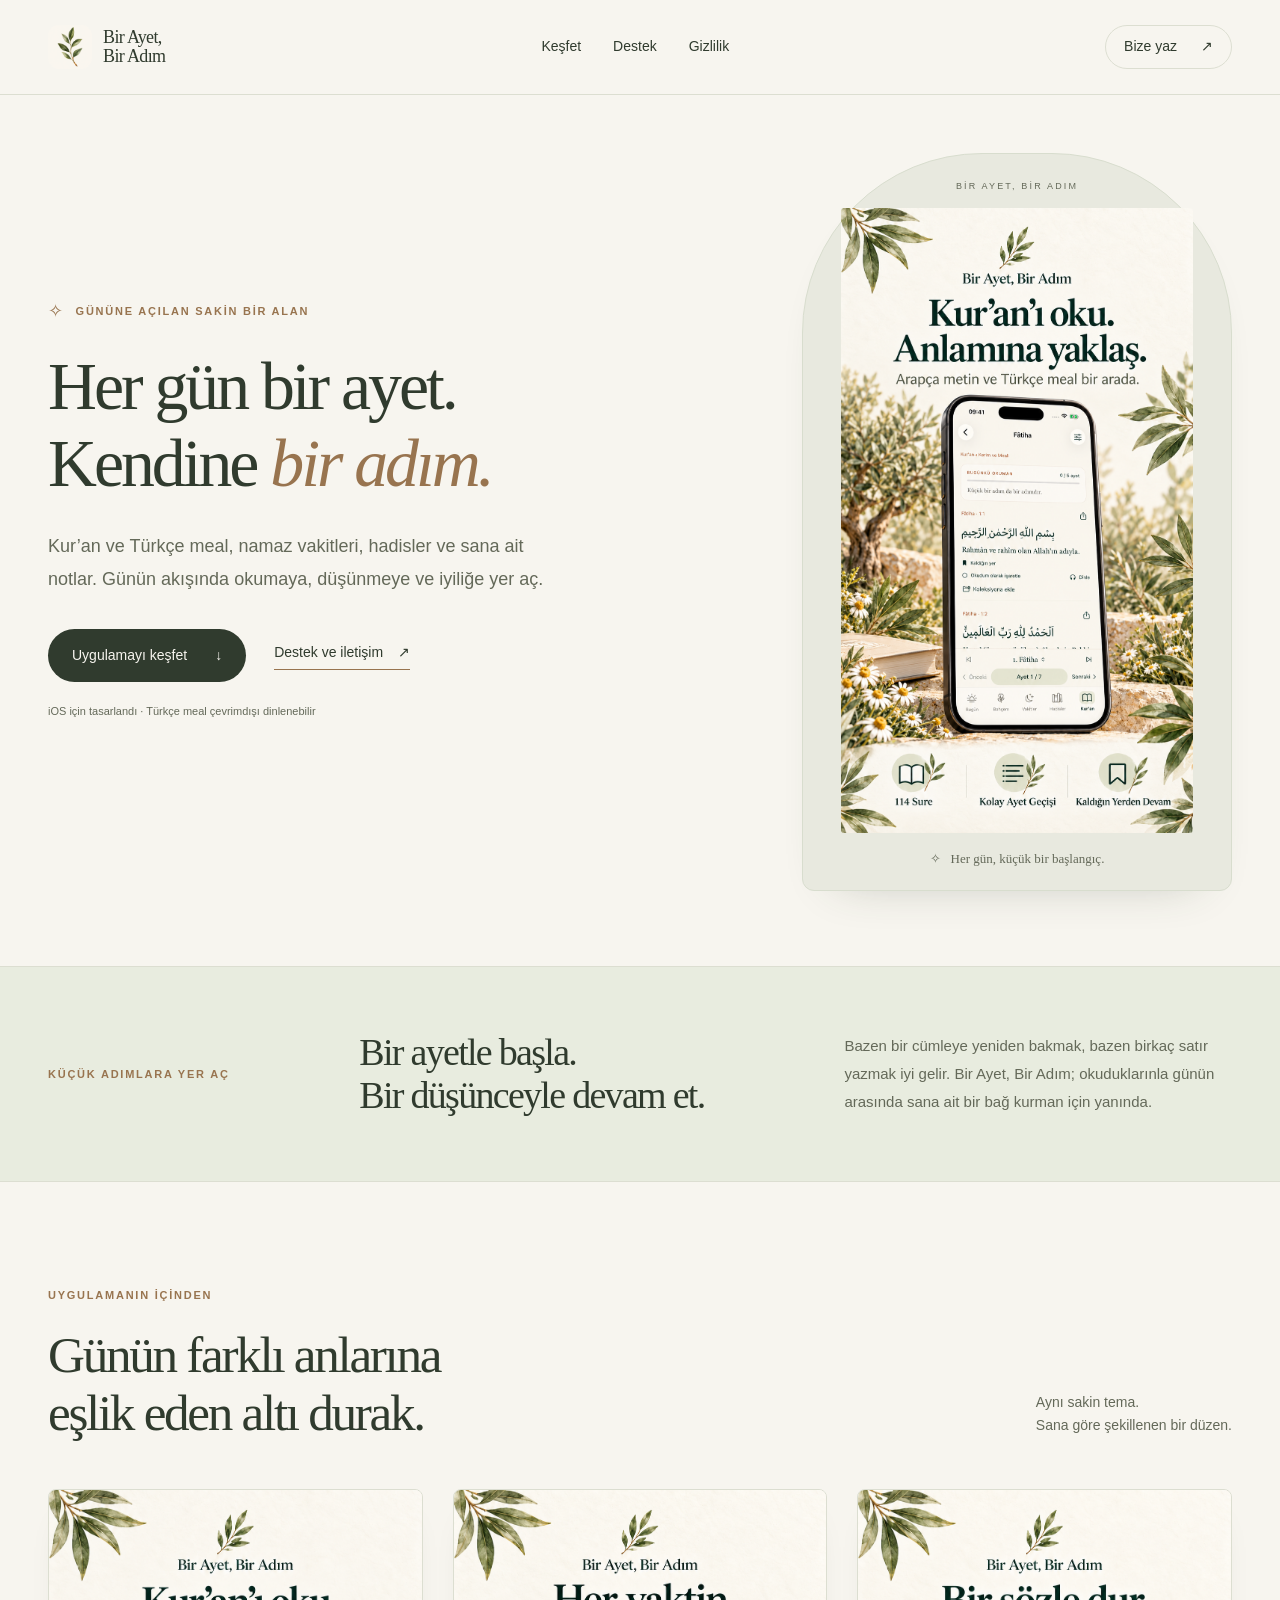
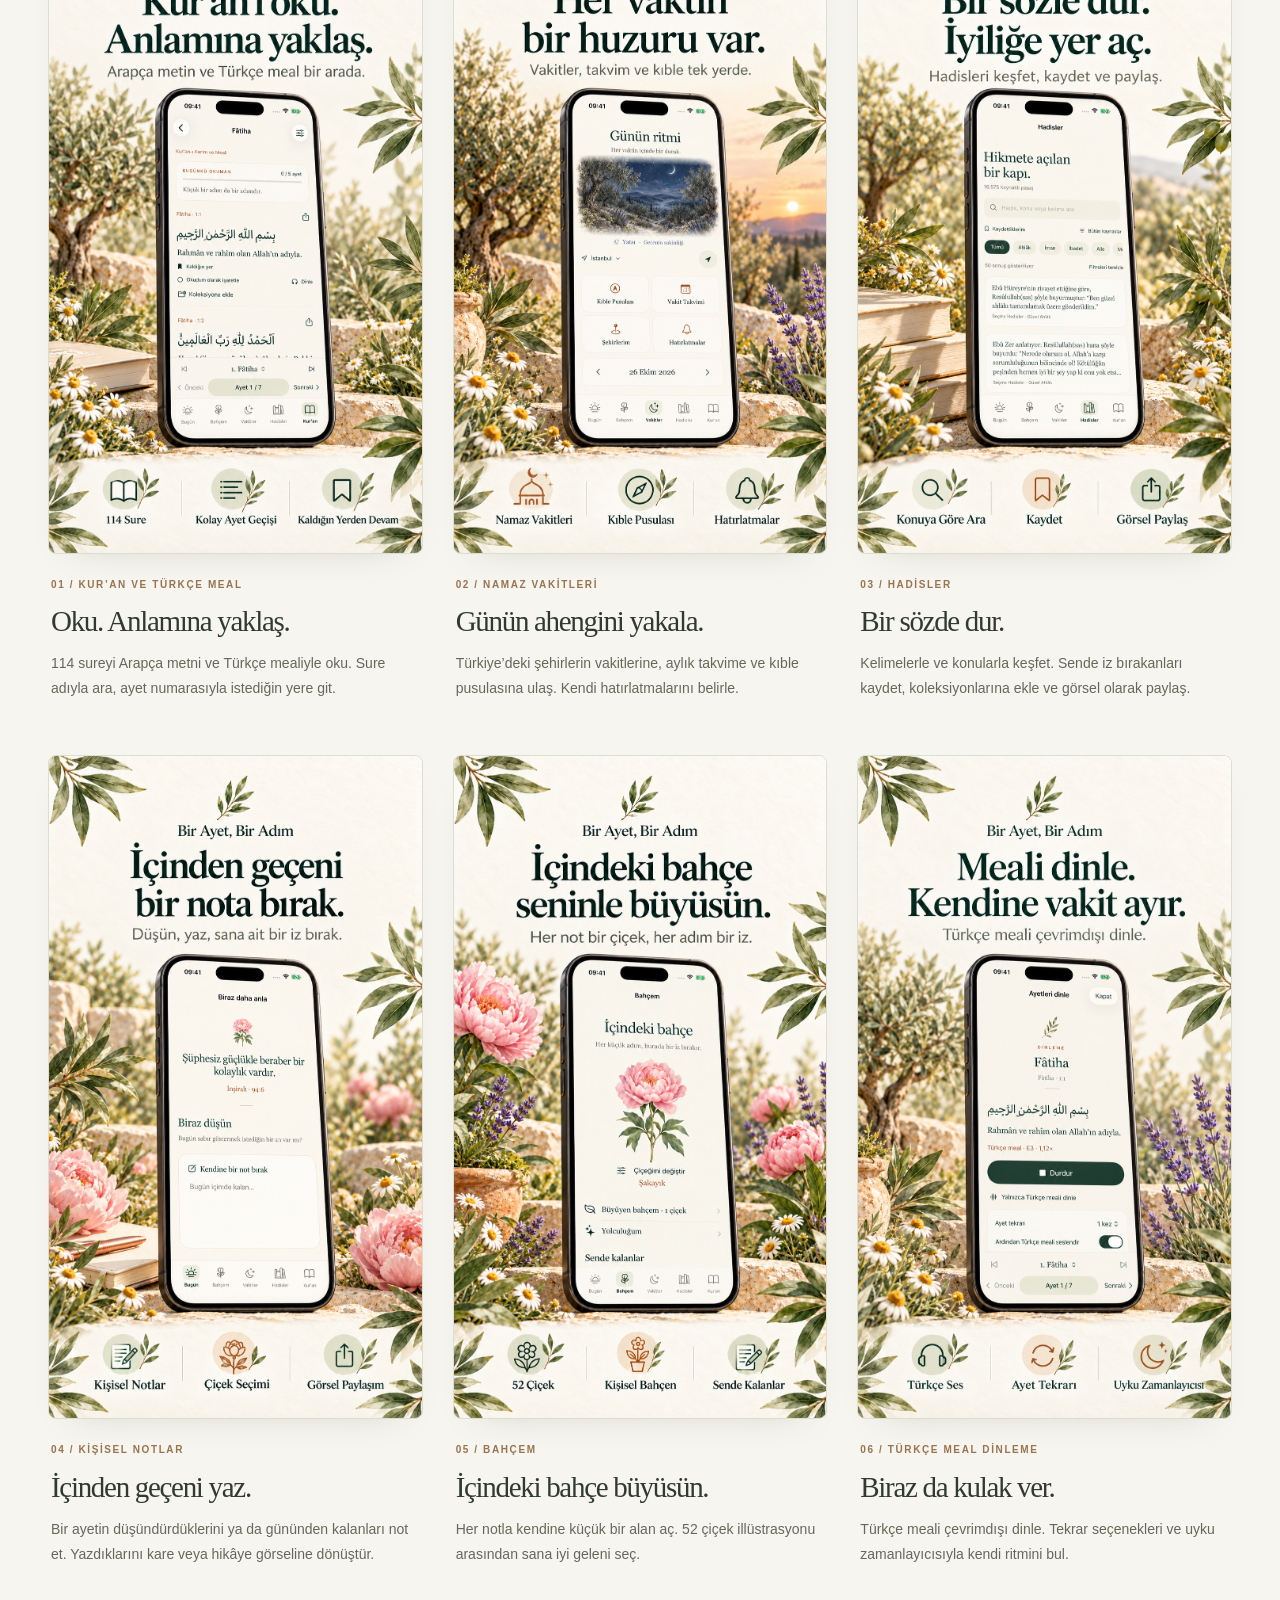
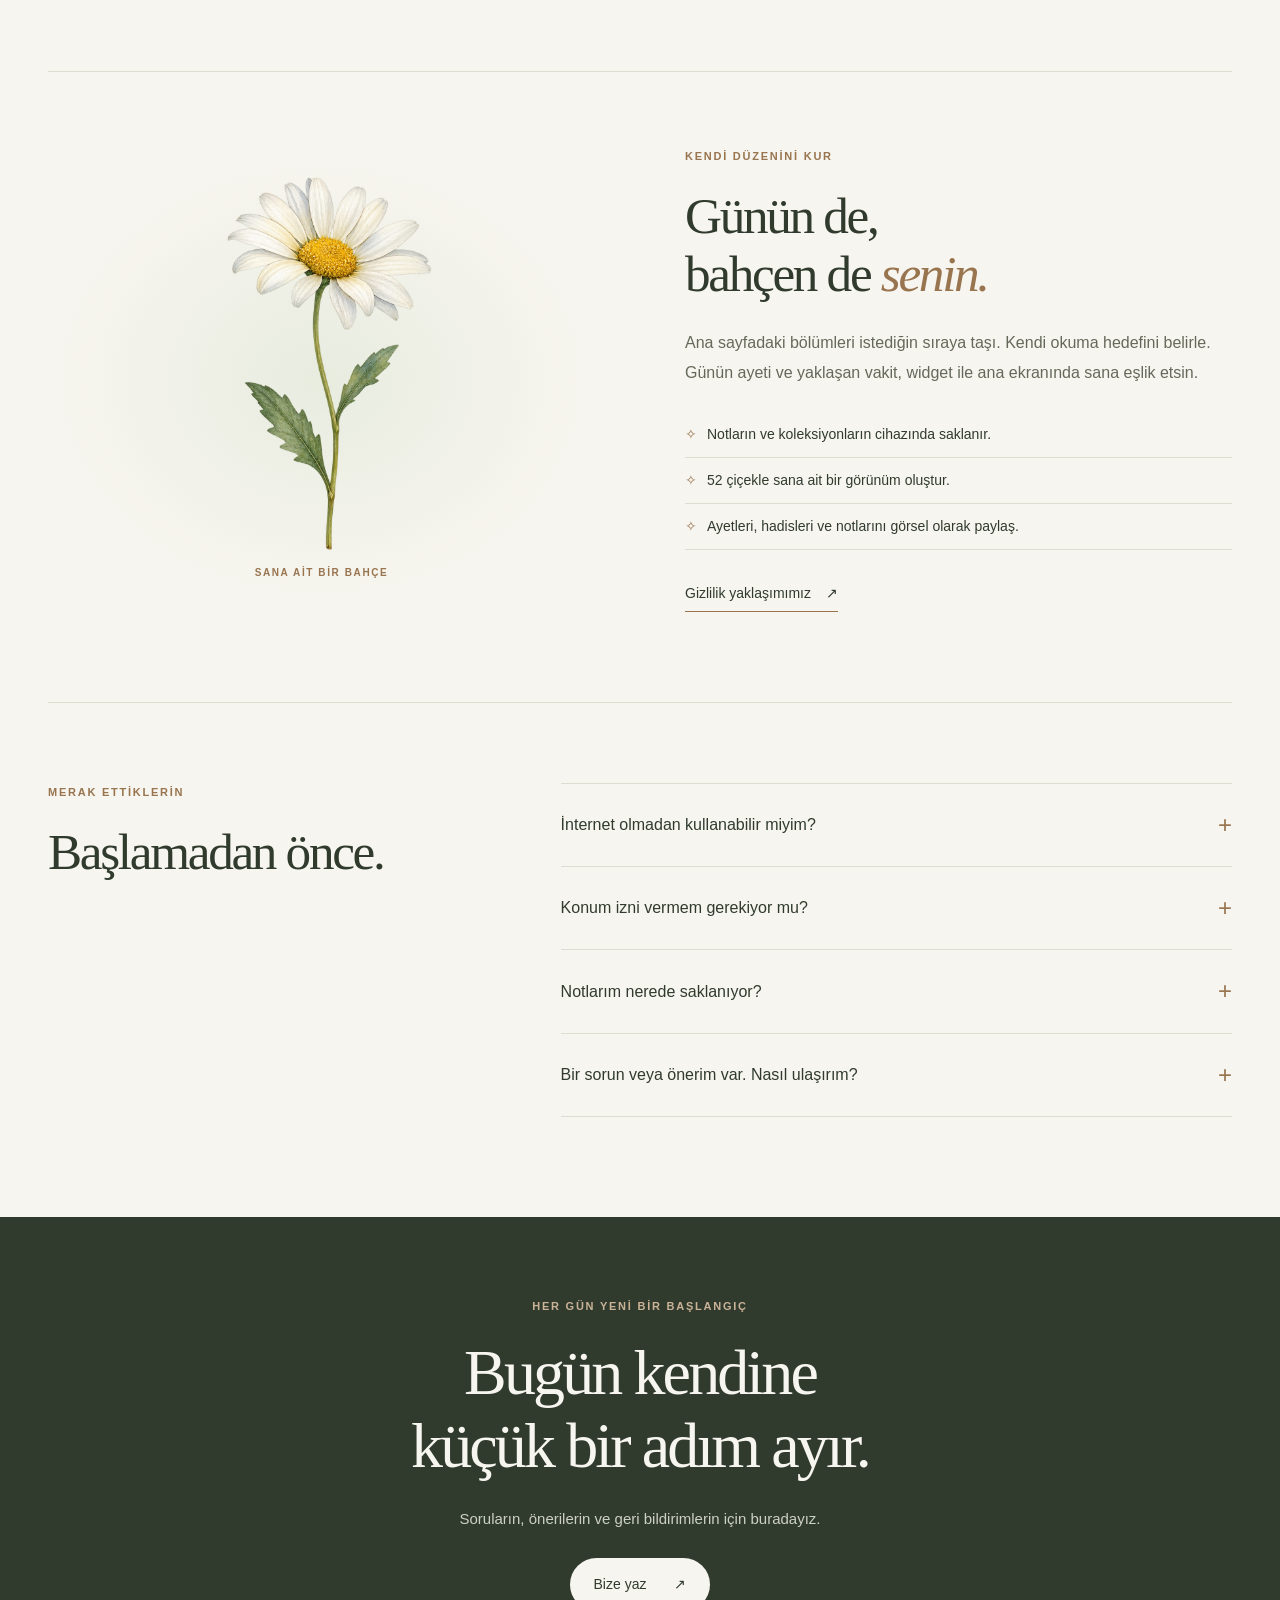
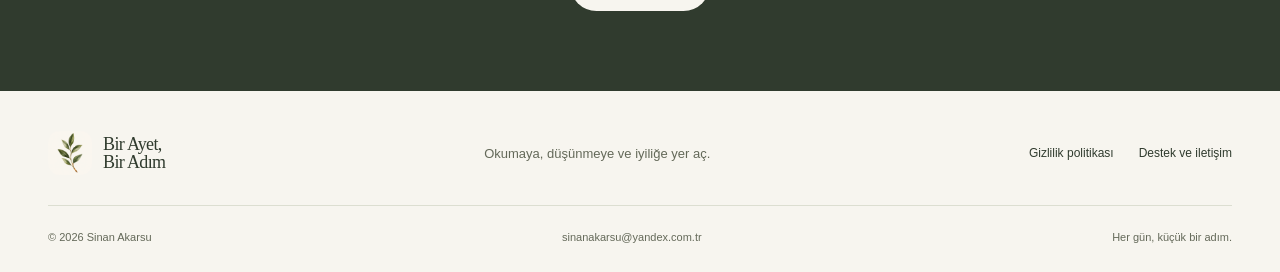
<file: index.html>
<!doctype html><html lang="tr"><head><meta charset="utf-8"><meta name="viewport" content="width=device-width, initial-scale=1"><meta name="theme-color" content="#f7f5ef"><title>Bir Ayet, Bir Adım — Her gün küçük bir adım</title><meta name="description" content="Kur’an ve Türkçe meal, çevrimdışı meal dinleme, namaz vakitleri, hadisler ve çiçeklerle kişisel notlar. Bir Ayet, Bir Adım’ı keşfet."><meta property="og:type" content="website"><meta property="og:locale" content="tr_TR"><meta property="og:title" content="Bir Ayet, Bir Adım — Her gün küçük bir adım"><meta property="og:description" content="Kur’an ve Türkçe meal, çevrimdışı meal dinleme, namaz vakitleri, hadisler ve çiçeklerle kişisel notlar. Bir Ayet, Bir Adım’ı keşfet."><meta property="og:image" content="https://xadminist.github.io/birayetbiradim/assets/ikon.png"><link rel="icon" type="image/png" href="./assets/ikon.png"><link rel="stylesheet" href="./assets/style.css"></head><body><a class="skip" href="#icerik">İçeriğe geç</a><header class="site-header"><div class="wrap nav"><a class="brand" href="./" aria-label="Bir Ayet, Bir Adım ana sayfa"><img src="./assets/ikon.png" width="44" height="44" alt=""><span>Bir Ayet,<br>Bir Adım</span></a><nav aria-label="Ana gezinme"><a href="./#kesfet">Keşfet</a><a href="./destek/" >Destek</a><a href="./gizlilik/" >Gizlilik</a></nav><a class="nav-contact" href="mailto:sinanakarsu@yandex.com.tr">Bize yaz <span aria-hidden="true">↗</span></a></div></header><main id="icerik"><section class="hero wrap"><div class="hero-copy"><span class="eyebrow"><span class="tiny-leaf" aria-hidden="true">✧</span> GÜNÜNE AÇILAN SAKİN BİR ALAN</span><h1>Her gün bir ayet.<br>Kendine <em>bir adım.</em></h1><p class="lead">Kur’an ve Türkçe meal, namaz vakitleri, hadisler ve sana ait notlar. Günün akışında okumaya, düşünmeye ve iyiliğe yer aç.</p><div class="hero-actions"><a class="button" href="#kesfet">Uygulamayı keşfet <span aria-hidden="true">↓</span></a><a class="text-link" href="destek/">Destek ve iletişim <span aria-hidden="true">↗</span></a></div><p class="micro">iOS için tasarlandı · Türkçe meal çevrimdışı dinlenebilir</p></div><div class="hero-art"><span class="art-label">BİR AYET, BİR ADIM</span><img class="hero-promo" src="assets/kuran.png" width="941" height="1672" fetchpriority="high" alt="Kur’an’ı oku, anlamına yaklaş: uygulamanın Arapça ayet ve Türkçe meal ekranı"><span class="art-caption"><span aria-hidden="true">✧</span> Her gün, küçük bir başlangıç.</span></div></section><section class="intro"><div class="wrap intro-inner"><span class="eyebrow">KÜÇÜK ADIMLARA YER AÇ</span><h2>Bir ayetle başla.<br>Bir düşünceyle devam et.</h2><p>Bazen bir cümleye yeniden bakmak, bazen birkaç satır yazmak iyi gelir. Bir Ayet, Bir Adım; okuduklarınla günün arasında sana ait bir bağ kurman için yanında.</p></div></section><section class="wrap explore" id="kesfet"><div class="section-heading"><div><span class="eyebrow">UYGULAMANIN İÇİNDEN</span><h2>Günün farklı anlarına<br>eşlik eden altı durak.</h2></div><p>Aynı sakin tema.<br>Sana göre şekillenen bir düzen.</p></div><div class="features"><article class="feature"><a class="promo-link" href="assets/kuran.png" target="_blank" rel="noopener" aria-label="Kur’an ve Türkçe meal tanıtım görselini büyüt (yeni sekme)"><img src="assets/kuran.png" width="941" height="1672" loading="lazy" alt="Bir Ayet, Bir Adım — Kur’an ve Türkçe meal ekranı"></a><div class="feature-copy"><span class="eyebrow">01 / Kur’an ve Türkçe meal</span><h3>Oku. Anlamına yaklaş.</h3><p>114 sureyi Arapça metni ve Türkçe mealiyle oku. Sure adıyla ara, ayet numarasıyla istediğin yere git.</p></div></article><article class="feature"><a class="promo-link" href="assets/vakitler.png" target="_blank" rel="noopener" aria-label="Namaz vakitleri tanıtım görselini büyüt (yeni sekme)"><img src="assets/vakitler.png" width="941" height="1672" loading="lazy" alt="Bir Ayet, Bir Adım — Namaz vakitleri ekranı"></a><div class="feature-copy"><span class="eyebrow">02 / Namaz vakitleri</span><h3>Günün ahengini yakala.</h3><p>Türkiye’deki şehirlerin vakitlerine, aylık takvime ve kıble pusulasına ulaş. Kendi hatırlatmalarını belirle.</p></div></article><article class="feature"><a class="promo-link" href="assets/hadisler.png" target="_blank" rel="noopener" aria-label="Hadisler tanıtım görselini büyüt (yeni sekme)"><img src="assets/hadisler.png" width="941" height="1672" loading="lazy" alt="Bir Ayet, Bir Adım — Hadisler ekranı"></a><div class="feature-copy"><span class="eyebrow">03 / Hadisler</span><h3>Bir sözde dur.</h3><p>Kelimelerle ve konularla keşfet. Sende iz bırakanları kaydet, koleksiyonlarına ekle ve görsel olarak paylaş.</p></div></article><article class="feature"><a class="promo-link" href="assets/notlar.png" target="_blank" rel="noopener" aria-label="Kişisel notlar tanıtım görselini büyüt (yeni sekme)"><img src="assets/notlar.png" width="941" height="1672" loading="lazy" alt="Bir Ayet, Bir Adım — Kişisel notlar ekranı"></a><div class="feature-copy"><span class="eyebrow">04 / Kişisel notlar</span><h3>İçinden geçeni yaz.</h3><p>Bir ayetin düşündürdüklerini ya da gününden kalanları not et. Yazdıklarını kare veya hikâye görseline dönüştür.</p></div></article><article class="feature"><a class="promo-link" href="assets/bahcem.png" target="_blank" rel="noopener" aria-label="Bahçem tanıtım görselini büyüt (yeni sekme)"><img src="assets/bahcem.png" width="941" height="1672" loading="lazy" alt="Bir Ayet, Bir Adım — Bahçem ekranı"></a><div class="feature-copy"><span class="eyebrow">05 / Bahçem</span><h3>İçindeki bahçe büyüsün.</h3><p>Her notla kendine küçük bir alan aç. 52 çiçek illüstrasyonu arasından sana iyi geleni seç.</p></div></article><article class="feature"><a class="promo-link" href="assets/dinleme.png" target="_blank" rel="noopener" aria-label="Türkçe meal dinleme tanıtım görselini büyüt (yeni sekme)"><img src="assets/dinleme.png" width="941" height="1672" loading="lazy" alt="Bir Ayet, Bir Adım — Türkçe meal dinleme ekranı"></a><div class="feature-copy"><span class="eyebrow">06 / Türkçe meal dinleme</span><h3>Biraz da kulak ver.</h3><p>Türkçe meali çevrimdışı dinle. Tekrar seçenekleri ve uyku zamanlayıcısıyla kendi ritmini bul.</p></div></article></div></section><section class="personal wrap"><div class="flower-art"><img src="assets/cicek.png" width="1024" height="1024" loading="lazy" alt="Uygulamadaki çiçek illüstrasyonlarından biri"><span class="eyebrow">SANA AİT BİR BAHÇE</span></div><div><span class="eyebrow">KENDİ DÜZENİNİ KUR</span><h2>Günün de,<br>bahçen de <em>senin.</em></h2><p>Ana sayfadaki bölümleri istediğin sıraya taşı. Kendi okuma hedefini belirle. Günün ayeti ve yaklaşan vakit, widget ile ana ekranında sana eşlik etsin.</p><ul class="quiet-list"><li>Notların ve koleksiyonların cihazında saklanır.</li><li>52 çiçekle sana ait bir görünüm oluştur.</li><li>Ayetleri, hadisleri ve notlarını görsel olarak paylaş.</li></ul><a class="text-link" href="gizlilik/">Gizlilik yaklaşımımız <span aria-hidden="true">↗</span></a></div></section><section class="faq-section wrap"><div><span class="eyebrow">MERAK ETTİKLERİN</span><h2>Başlamadan önce.</h2></div><div class="faqs"><details><summary>İnternet olmadan kullanabilir miyim?</summary><p>Kur’an ve Türkçe meal okuma, Türkçe meal dinleme, cihazdaki hadis içerikleri, notlar ve namaz vakti hesaplama internet olmadan kullanılabilir. Arapça kıraat internetten alınır. Otomatik şehir belirleme de bağlantı gerektirebilir.</p></details><details><summary>Konum izni vermem gerekiyor mu?</summary><p>Şehir seçerek namaz vakitlerini görüntüleyebilirsin. Otomatik konum ve kıble pusulası için konum izni istenir; izinlerini iOS Ayarlar’dan değiştirebilirsin.</p></details><details><summary>Notlarım nerede saklanıyor?</summary><p>Notların cihazında saklanır. Uygulamanın kendi bulut yedekleme veya hesaplar arası eşitleme hizmeti bulunmaz. Cihazının sistem yedekleri, Apple ayarlarına bağlıdır.</p></details><details><summary>Bir sorun veya önerim var. Nasıl ulaşırım?</summary><p><a href="mailto:sinanakarsu@yandex.com.tr">sinanakarsu@yandex.com.tr</a> adresine yazabilirsin. Sık sorulan diğer sorular için <a href="destek/">destek sayfasına</a> göz at.</p></details></div></section><section class="closing"><div class="wrap"><span class="eyebrow">HER GÜN YENİ BİR BAŞLANGIÇ</span><h2>Bugün kendine<br>küçük bir adım ayır.</h2><p>Soruların, önerilerin ve geri bildirimlerin için buradayız.</p><a class="button light" href="mailto:sinanakarsu@yandex.com.tr">Bize yaz <span aria-hidden="true">↗</span></a></div></section></main><footer><div class="wrap footer-top"><a class="brand" href="./"><img src="./assets/ikon.png" width="40" height="40" alt=""><span>Bir Ayet,<br>Bir Adım</span></a><p>Okumaya, düşünmeye ve iyiliğe yer aç.</p><nav aria-label="Alt gezinme"><a href="./gizlilik/">Gizlilik politikası</a><a href="./destek/">Destek ve iletişim</a></nav></div><div class="wrap footer-bottom"><span>© 2026 Sinan Akarsu</span><a href="mailto:sinanakarsu@yandex.com.tr">sinanakarsu@yandex.com.tr</a><span>Her gün, küçük bir adım.</span></div></footer></body></html>
</file>
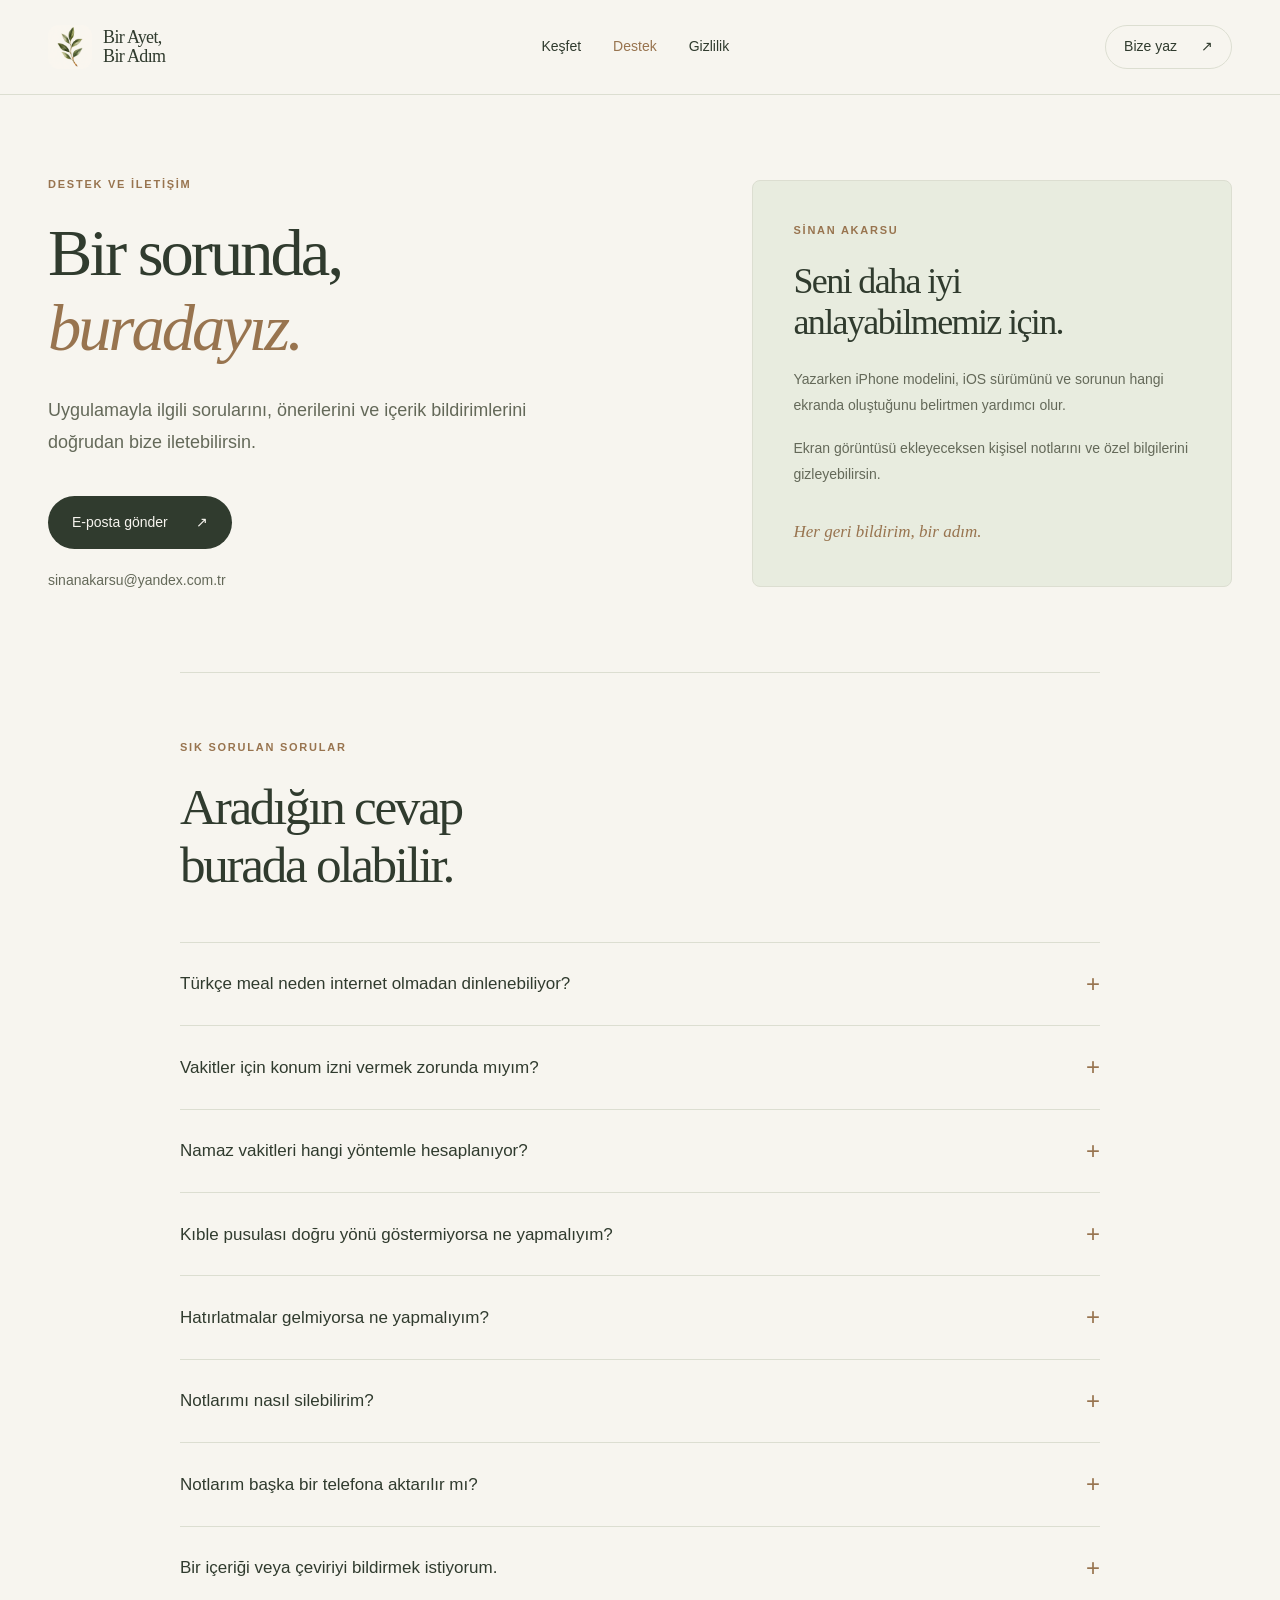
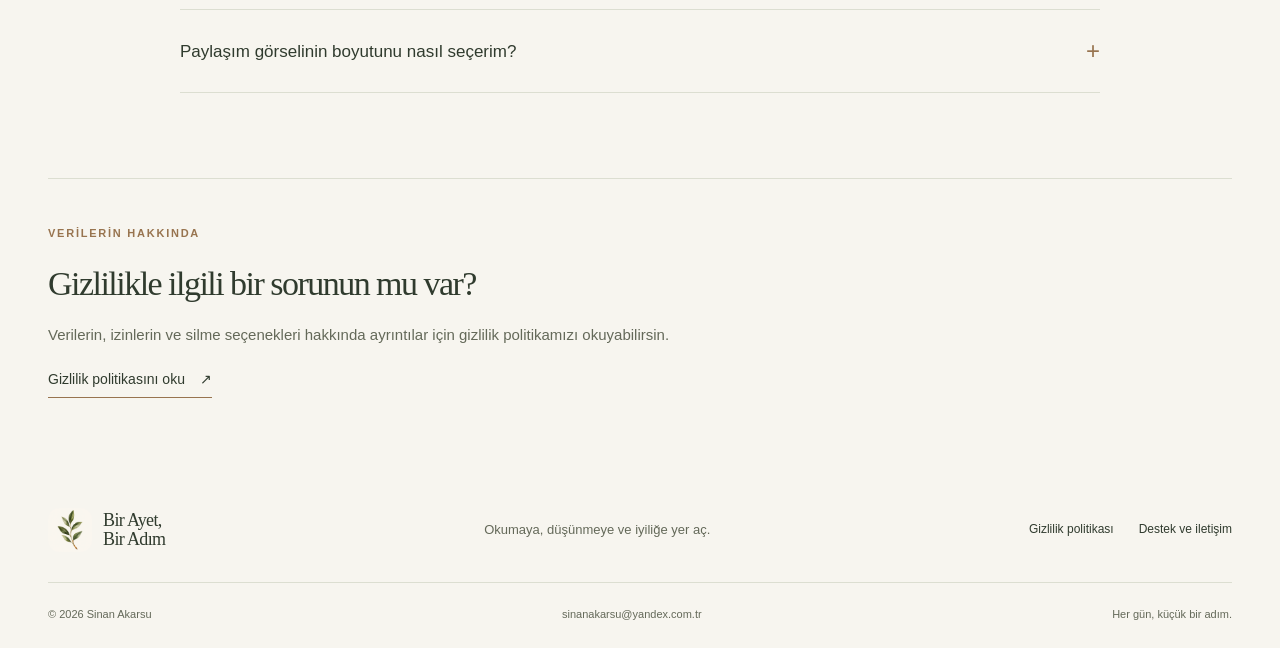
<file: destek/index.html>
<!doctype html><html lang="tr"><head><meta charset="utf-8"><meta name="viewport" content="width=device-width, initial-scale=1"><meta name="theme-color" content="#f7f5ef"><title>Destek ve İletişim — Bir Ayet, Bir Adım</title><meta name="description" content="Bir Ayet, Bir Adım destek: çevrimdışı meal, namaz vakitleri, kıble pusulası, notlar, bildirimler ve iletişim bilgileri."><meta property="og:type" content="website"><meta property="og:locale" content="tr_TR"><meta property="og:title" content="Destek ve İletişim — Bir Ayet, Bir Adım"><meta property="og:description" content="Bir Ayet, Bir Adım destek: çevrimdışı meal, namaz vakitleri, kıble pusulası, notlar, bildirimler ve iletişim bilgileri."><meta property="og:image" content="https://xadminist.github.io/birayetbiradim/assets/ikon.png"><link rel="icon" type="image/png" href="../assets/ikon.png"><link rel="stylesheet" href="../assets/style.css"></head><body><a class="skip" href="#icerik">İçeriğe geç</a><header class="site-header"><div class="wrap nav"><a class="brand" href="../" aria-label="Bir Ayet, Bir Adım ana sayfa"><img src="../assets/ikon.png" width="44" height="44" alt=""><span>Bir Ayet,<br>Bir Adım</span></a><nav aria-label="Ana gezinme"><a href="../#kesfet">Keşfet</a><a href="../destek/" aria-current="page">Destek</a><a href="../gizlilik/" >Gizlilik</a></nav><a class="nav-contact" href="mailto:sinanakarsu@yandex.com.tr">Bize yaz <span aria-hidden="true">↗</span></a></div></header><main id="icerik"><section class="wrap support-hero"><div><span class="eyebrow">DESTEK VE İLETİŞİM</span><h1>Bir sorunda,<br><em>buradayız.</em></h1><p class="lead">Uygulamayla ilgili sorularını, önerilerini ve içerik bildirimlerini doğrudan bize iletebilirsin.</p><a class="button" href="mailto:sinanakarsu@yandex.com.tr?subject=Bir%20Ayet%2C%20Bir%20Ad%C4%B1m%20%E2%80%94%20Destek">E-posta gönder <span aria-hidden="true">↗</span></a><a class="email-address" href="mailto:sinanakarsu@yandex.com.tr">sinanakarsu@yandex.com.tr</a></div><div class="support-note"><span class="eyebrow">SİNAN AKARSU</span><h2>Seni daha iyi<br>anlayabilmemiz için.</h2><p>Yazarken iPhone modelini, iOS sürümünü ve sorunun hangi ekranda oluştuğunu belirtmen yardımcı olur.</p><p>Ekran görüntüsü ekleyeceksen kişisel notlarını ve özel bilgilerini gizleyebilirsin.</p><span class="note-signature">Her geri bildirim, bir adım.</span></div></section><section class="wrap support-faq"><div class="section-heading"><div><span class="eyebrow">SIK SORULAN SORULAR</span><h2>Aradığın cevap<br>burada olabilir.</h2></div></div><div class="faqs"><details><summary>Türkçe meal neden internet olmadan dinlenebiliyor?</summary><p>Türkçe meal, uygulamayla birlikte gelen ses modeliyle cihazında seslendirilir. İlk sesin hazırlanması cihazına göre kısa bir süre alabilir. Arapça kıraat ise internet bağlantısı kullanır.</p></details><details><summary>Vakitler için konum izni vermek zorunda mıyım?</summary><p>Hayır. Vakitler bölümünden Türkiye’deki 81 ilden birini elle seçebilirsin. Otomatik konum ve kıble pusulası için konum izni gerekir.</p></details><details><summary>Namaz vakitleri hangi yöntemle hesaplanıyor?</summary><p>Vakitler cihaz üzerinde PrayTimes hesaplamasıyla oluşturulur. Mevcut sürüm MWL yöntemini (imsak 18°, yatsı 17°), standart ikindi hesabını ve Europe/Istanbul saat dilimini kullanır. Diyanet’in resmî takvimi değildir; yöntem farklılıkları nedeniyle yerel takvimlerle saat farkı görülebilir.</p></details><details><summary>Kıble pusulası doğru yönü göstermiyorsa ne yapmalıyım?</summary><p>Konum iznini kontrol et. Telefonunu düz tut ve mıknatıs, metal kılıf veya güçlü manyetik alanlardan uzaklaştır. Sensör doğruluğu cihaza ve çevreye bağlıdır.</p></details><details><summary>Hatırlatmalar gelmiyorsa ne yapmalıyım?</summary><p>iOS Ayarlar → Bildirimler → Bir Ayet, Bir Adım bölümünde bildirimlere izin verildiğini kontrol et. Odak modu ve Sessiz Mod ayarlarını incele. Sonra uygulamayı açıp seçili şehir için hatırlatmalarını yeniden ayarla.</p></details><details><summary>Notlarımı nasıl silebilirim?</summary><p>Bahçem içindeki “Sende kalanlar” bölümünde notu sağa veya sola kaydırarak silme alanını açabilirsin. Paylaştığın görselin başka uygulamalardaki kopyalarını ayrıca silmen gerekir.</p></details><details><summary>Notlarım başka bir telefona aktarılır mı?</summary><p>Uygulamanın kendi bulut yedekleme veya hesaplar arası eşitleme özelliği bulunmaz. Apple’ın cihaz yedekleri ve cihaz aktarımı, kendi sistem ayarlarına bağlıdır. Uygulamayı silmeden veya cihazını değiştirmeden önce bu ayarları kontrol et.</p></details><details><summary>Bir içeriği veya çeviriyi bildirmek istiyorum.</summary><p>Sure ve ayet numarasını ya da hadis metninin başlığını ve kaynak adını e-postana ekle. Kişisel notlarını paylaşmana gerek yok. Bildirimi inceleyebilmemiz için hangi bölümde gördüğünü belirtmen yeterli.</p></details><details><summary>Paylaşım görselinin boyutunu nasıl seçerim?</summary><p>Ayet, hadis veya not paylaşımında görsel paylaşma seçeneğini aç. Kare 1:1 ya da Hikâye 9:16 biçimlerinden birini seçip iOS paylaşım menüsüyle istediğin uygulamaya gönder.</p></details></div></section><section class="wrap support-bottom"><span class="eyebrow">VERİLERİN HAKKINDA</span><h2>Gizlilikle ilgili bir sorunun mu var?</h2><p>Verilerin, izinlerin ve silme seçenekleri hakkında ayrıntılar için gizlilik politikamızı okuyabilirsin.</p><a class="text-link" href="../gizlilik/">Gizlilik politikasını oku <span aria-hidden="true">↗</span></a></section></main><footer><div class="wrap footer-top"><a class="brand" href="../"><img src="../assets/ikon.png" width="40" height="40" alt=""><span>Bir Ayet,<br>Bir Adım</span></a><p>Okumaya, düşünmeye ve iyiliğe yer aç.</p><nav aria-label="Alt gezinme"><a href="../gizlilik/">Gizlilik politikası</a><a href="../destek/">Destek ve iletişim</a></nav></div><div class="wrap footer-bottom"><span>© 2026 Sinan Akarsu</span><a href="mailto:sinanakarsu@yandex.com.tr">sinanakarsu@yandex.com.tr</a><span>Her gün, küçük bir adım.</span></div></footer></body></html>
</file>
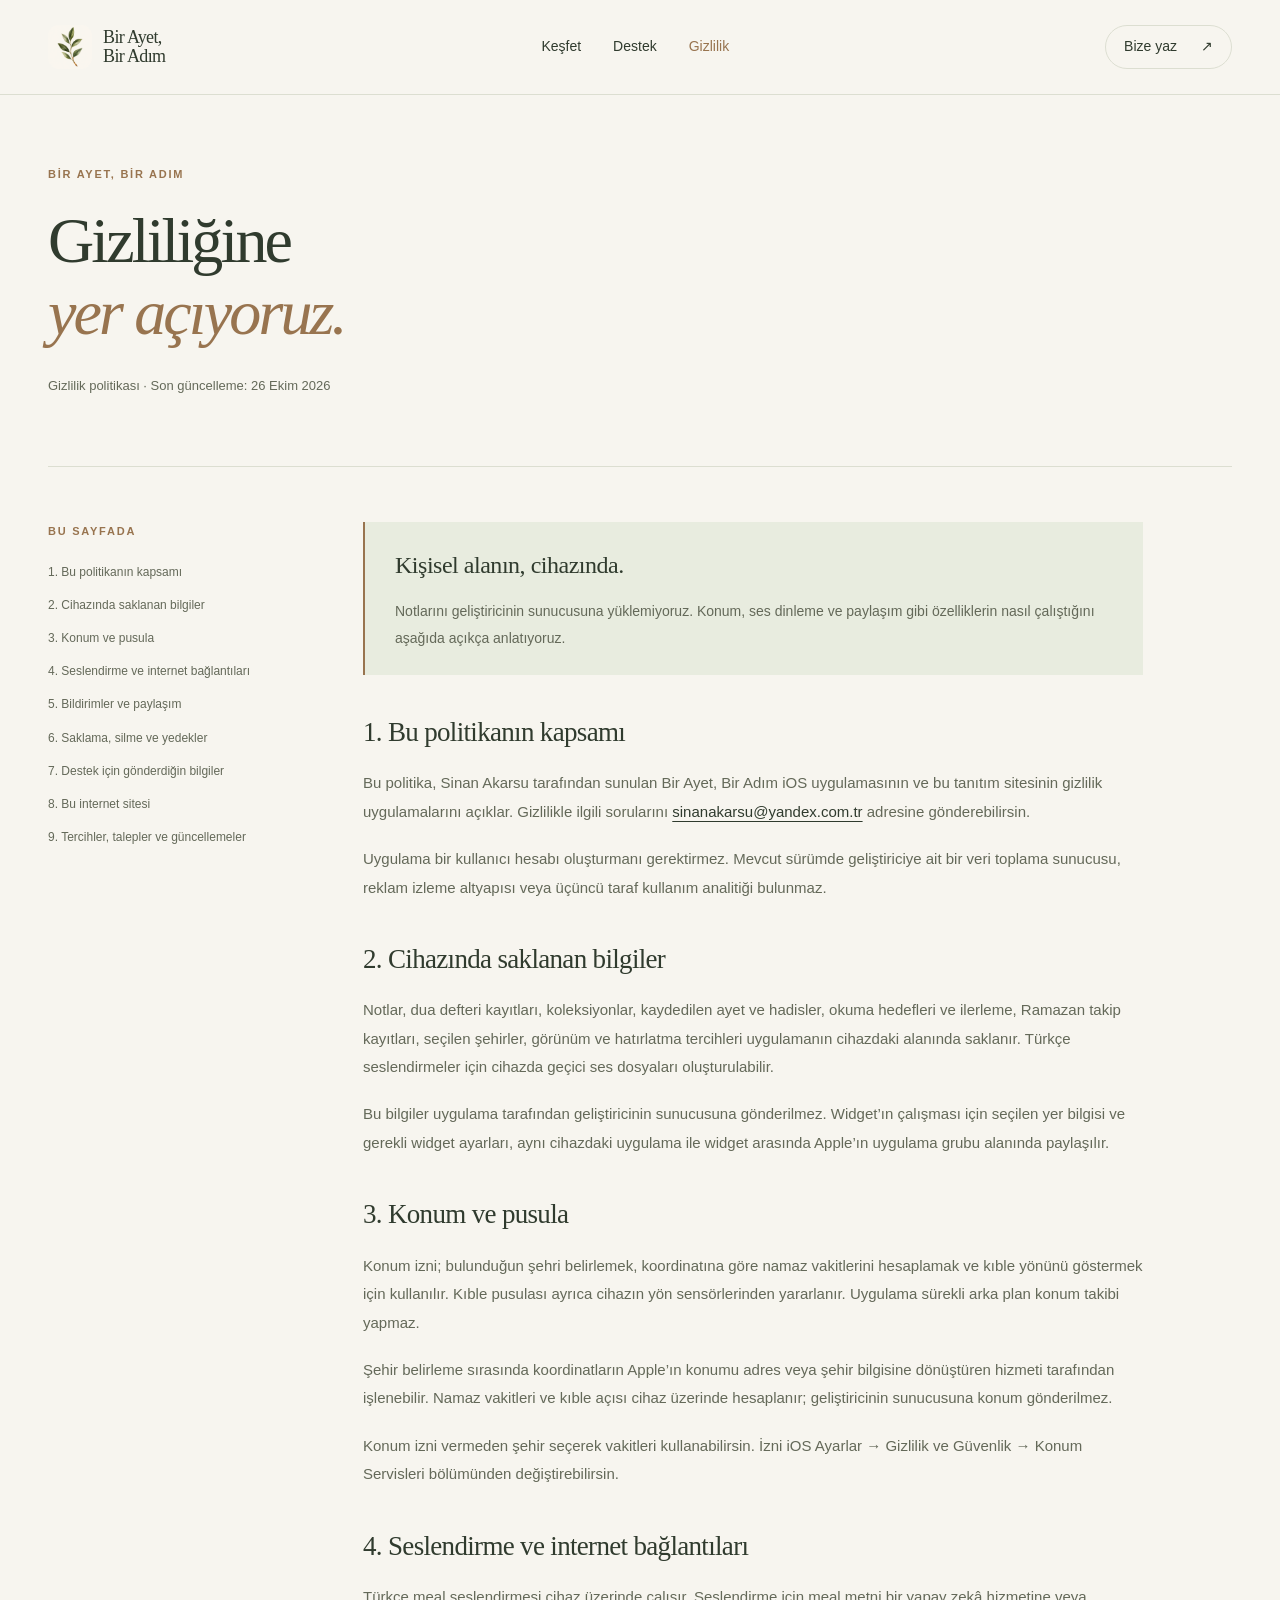
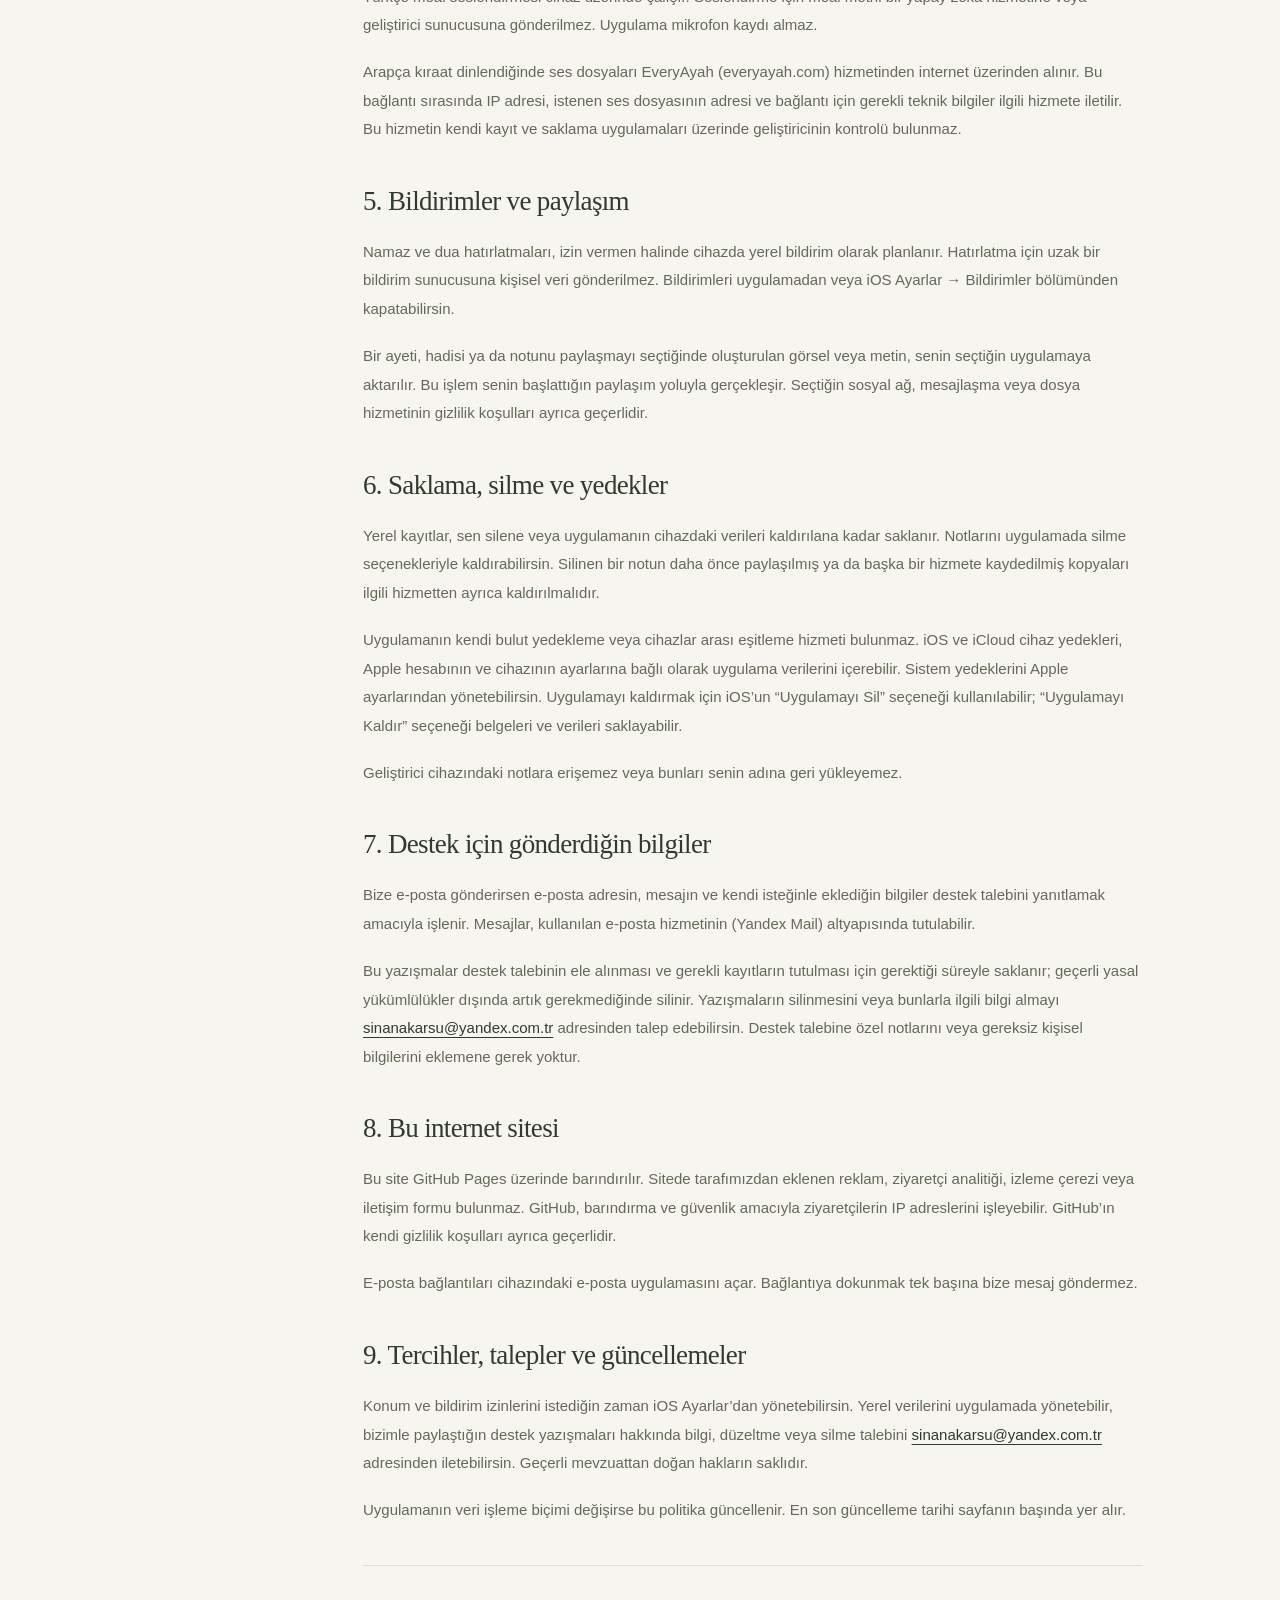
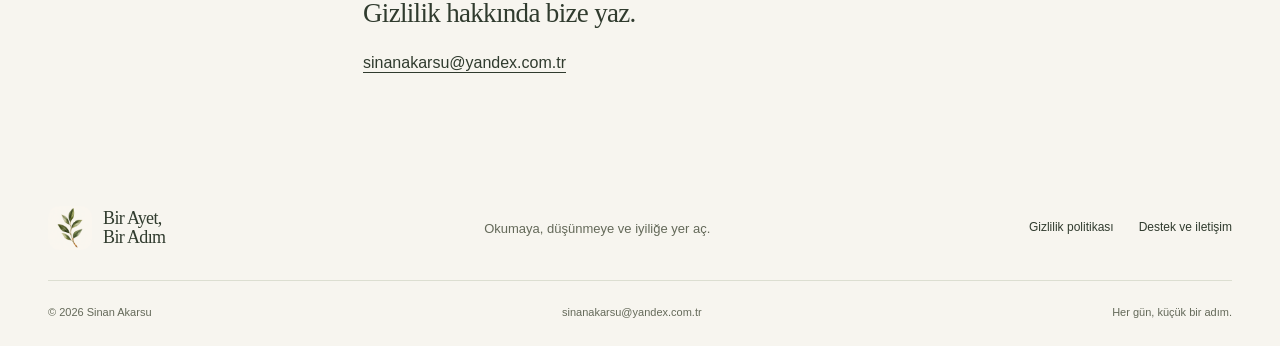
<file: gizlilik/index.html>
<!doctype html><html lang="tr"><head><meta charset="utf-8"><meta name="viewport" content="width=device-width, initial-scale=1"><meta name="theme-color" content="#f7f5ef"><title>Gizlilik Politikası — Bir Ayet, Bir Adım</title><meta name="description" content="Bir Ayet, Bir Adım gizlilik politikası: cihazda saklanan notlar, konum, bildirimler, seslendirme, paylaşım ve iletişim."><meta property="og:type" content="website"><meta property="og:locale" content="tr_TR"><meta property="og:title" content="Gizlilik Politikası — Bir Ayet, Bir Adım"><meta property="og:description" content="Bir Ayet, Bir Adım gizlilik politikası: cihazda saklanan notlar, konum, bildirimler, seslendirme, paylaşım ve iletişim."><meta property="og:image" content="https://xadminist.github.io/birayetbiradim/assets/ikon.png"><link rel="icon" type="image/png" href="../assets/ikon.png"><link rel="stylesheet" href="../assets/style.css"></head><body><a class="skip" href="#icerik">İçeriğe geç</a><header class="site-header"><div class="wrap nav"><a class="brand" href="../" aria-label="Bir Ayet, Bir Adım ana sayfa"><img src="../assets/ikon.png" width="44" height="44" alt=""><span>Bir Ayet,<br>Bir Adım</span></a><nav aria-label="Ana gezinme"><a href="../#kesfet">Keşfet</a><a href="../destek/" >Destek</a><a href="../gizlilik/" aria-current="page">Gizlilik</a></nav><a class="nav-contact" href="mailto:sinanakarsu@yandex.com.tr">Bize yaz <span aria-hidden="true">↗</span></a></div></header><main id="icerik"><div class="wrap legal-hero"><span class="eyebrow">BİR AYET, BİR ADIM</span><h1>Gizliliğine<br><em>yer açıyoruz.</em></h1><p>Gizlilik politikası · Son güncelleme: 26 Ekim 2026</p></div><div class="wrap legal-layout"><aside aria-label="Sayfa içindekiler"><span class="eyebrow">BU SAYFADA</span><a href="#kapsam">1. Bu politikanın kapsamı</a><a href="#cihaz">2. Cihazında saklanan bilgiler</a><a href="#konum">3. Konum ve pusula</a><a href="#ses">4. Seslendirme ve internet bağlantıları</a><a href="#bildirim">5. Bildirimler ve paylaşım</a><a href="#saklama">6. Saklama, silme ve yedekler</a><a href="#destek">7. Destek için gönderdiğin bilgiler</a><a href="#web">8. Bu internet sitesi</a><a href="#haklar">9. Tercihler, talepler ve güncellemeler</a></aside><article class="legal-content"><div class="callout"><strong>Kişisel alanın, cihazında.</strong><p>Notlarını geliştiricinin sunucusuna yüklemiyoruz. Konum, ses dinleme ve paylaşım gibi özelliklerin nasıl çalıştığını aşağıda açıkça anlatıyoruz.</p></div><section id="kapsam"><h2>1. Bu politikanın kapsamı</h2><p>Bu politika, Sinan Akarsu tarafından sunulan Bir Ayet, Bir Adım iOS uygulamasının ve bu tanıtım sitesinin gizlilik uygulamalarını açıklar. Gizlilikle ilgili sorularını <a href="mailto:sinanakarsu@yandex.com.tr">sinanakarsu@yandex.com.tr</a> adresine gönderebilirsin.</p><p>Uygulama bir kullanıcı hesabı oluşturmanı gerektirmez. Mevcut sürümde geliştiriciye ait bir veri toplama sunucusu, reklam izleme altyapısı veya üçüncü taraf kullanım analitiği bulunmaz.</p></section><section id="cihaz"><h2>2. Cihazında saklanan bilgiler</h2><p>Notlar, dua defteri kayıtları, koleksiyonlar, kaydedilen ayet ve hadisler, okuma hedefleri ve ilerleme, Ramazan takip kayıtları, seçilen şehirler, görünüm ve hatırlatma tercihleri uygulamanın cihazdaki alanında saklanır. Türkçe seslendirmeler için cihazda geçici ses dosyaları oluşturulabilir.</p><p>Bu bilgiler uygulama tarafından geliştiricinin sunucusuna gönderilmez. Widget’ın çalışması için seçilen yer bilgisi ve gerekli widget ayarları, aynı cihazdaki uygulama ile widget arasında Apple’ın uygulama grubu alanında paylaşılır.</p></section><section id="konum"><h2>3. Konum ve pusula</h2><p>Konum izni; bulunduğun şehri belirlemek, koordinatına göre namaz vakitlerini hesaplamak ve kıble yönünü göstermek için kullanılır. Kıble pusulası ayrıca cihazın yön sensörlerinden yararlanır. Uygulama sürekli arka plan konum takibi yapmaz.</p><p>Şehir belirleme sırasında koordinatların Apple’ın konumu adres veya şehir bilgisine dönüştüren hizmeti tarafından işlenebilir. Namaz vakitleri ve kıble açısı cihaz üzerinde hesaplanır; geliştiricinin sunucusuna konum gönderilmez.</p><p>Konum izni vermeden şehir seçerek vakitleri kullanabilirsin. İzni iOS Ayarlar → Gizlilik ve Güvenlik → Konum Servisleri bölümünden değiştirebilirsin.</p></section><section id="ses"><h2>4. Seslendirme ve internet bağlantıları</h2><p>Türkçe meal seslendirmesi cihaz üzerinde çalışır. Seslendirme için meal metni bir yapay zekâ hizmetine veya geliştirici sunucusuna gönderilmez. Uygulama mikrofon kaydı almaz.</p><p>Arapça kıraat dinlendiğinde ses dosyaları EveryAyah (everyayah.com) hizmetinden internet üzerinden alınır. Bu bağlantı sırasında IP adresi, istenen ses dosyasının adresi ve bağlantı için gerekli teknik bilgiler ilgili hizmete iletilir. Bu hizmetin kendi kayıt ve saklama uygulamaları üzerinde geliştiricinin kontrolü bulunmaz.</p></section><section id="bildirim"><h2>5. Bildirimler ve paylaşım</h2><p>Namaz ve dua hatırlatmaları, izin vermen halinde cihazda yerel bildirim olarak planlanır. Hatırlatma için uzak bir bildirim sunucusuna kişisel veri gönderilmez. Bildirimleri uygulamadan veya iOS Ayarlar → Bildirimler bölümünden kapatabilirsin.</p><p>Bir ayeti, hadisi ya da notunu paylaşmayı seçtiğinde oluşturulan görsel veya metin, senin seçtiğin uygulamaya aktarılır. Bu işlem senin başlattığın paylaşım yoluyla gerçekleşir. Seçtiğin sosyal ağ, mesajlaşma veya dosya hizmetinin gizlilik koşulları ayrıca geçerlidir.</p></section><section id="saklama"><h2>6. Saklama, silme ve yedekler</h2><p>Yerel kayıtlar, sen silene veya uygulamanın cihazdaki verileri kaldırılana kadar saklanır. Notlarını uygulamada silme seçenekleriyle kaldırabilirsin. Silinen bir notun daha önce paylaşılmış ya da başka bir hizmete kaydedilmiş kopyaları ilgili hizmetten ayrıca kaldırılmalıdır.</p><p>Uygulamanın kendi bulut yedekleme veya cihazlar arası eşitleme hizmeti bulunmaz. iOS ve iCloud cihaz yedekleri, Apple hesabının ve cihazının ayarlarına bağlı olarak uygulama verilerini içerebilir. Sistem yedeklerini Apple ayarlarından yönetebilirsin. Uygulamayı kaldırmak için iOS’un “Uygulamayı Sil” seçeneği kullanılabilir; “Uygulamayı Kaldır” seçeneği belgeleri ve verileri saklayabilir.</p><p>Geliştirici cihazındaki notlara erişemez veya bunları senin adına geri yükleyemez.</p></section><section id="destek"><h2>7. Destek için gönderdiğin bilgiler</h2><p>Bize e-posta gönderirsen e-posta adresin, mesajın ve kendi isteğinle eklediğin bilgiler destek talebini yanıtlamak amacıyla işlenir. Mesajlar, kullanılan e-posta hizmetinin (Yandex Mail) altyapısında tutulabilir.</p><p>Bu yazışmalar destek talebinin ele alınması ve gerekli kayıtların tutulması için gerektiği süreyle saklanır; geçerli yasal yükümlülükler dışında artık gerekmediğinde silinir. Yazışmaların silinmesini veya bunlarla ilgili bilgi almayı <a href="mailto:sinanakarsu@yandex.com.tr">sinanakarsu@yandex.com.tr</a> adresinden talep edebilirsin. Destek talebine özel notlarını veya gereksiz kişisel bilgilerini eklemene gerek yoktur.</p></section><section id="web"><h2>8. Bu internet sitesi</h2><p>Bu site GitHub Pages üzerinde barındırılır. Sitede tarafımızdan eklenen reklam, ziyaretçi analitiği, izleme çerezi veya iletişim formu bulunmaz. GitHub, barındırma ve güvenlik amacıyla ziyaretçilerin IP adreslerini işleyebilir. GitHub’ın kendi gizlilik koşulları ayrıca geçerlidir.</p><p>E-posta bağlantıları cihazındaki e-posta uygulamasını açar. Bağlantıya dokunmak tek başına bize mesaj göndermez.</p></section><section id="haklar"><h2>9. Tercihler, talepler ve güncellemeler</h2><p>Konum ve bildirim izinlerini istediğin zaman iOS Ayarlar’dan yönetebilirsin. Yerel verilerini uygulamada yönetebilir, bizimle paylaştığın destek yazışmaları hakkında bilgi, düzeltme veya silme talebini <a href="mailto:sinanakarsu@yandex.com.tr">sinanakarsu@yandex.com.tr</a> adresinden iletebilirsin. Geçerli mevzuattan doğan hakların saklıdır.</p><p>Uygulamanın veri işleme biçimi değişirse bu politika güncellenir. En son güncelleme tarihi sayfanın başında yer alır.</p></section><div class="legal-contact"><h2>Gizlilik hakkında bize yaz.</h2><a href="mailto:sinanakarsu@yandex.com.tr">sinanakarsu@yandex.com.tr</a></div></article></div></main><footer><div class="wrap footer-top"><a class="brand" href="../"><img src="../assets/ikon.png" width="40" height="40" alt=""><span>Bir Ayet,<br>Bir Adım</span></a><p>Okumaya, düşünmeye ve iyiliğe yer aç.</p><nav aria-label="Alt gezinme"><a href="../gizlilik/">Gizlilik politikası</a><a href="../destek/">Destek ve iletişim</a></nav></div><div class="wrap footer-bottom"><span>© 2026 Sinan Akarsu</span><a href="mailto:sinanakarsu@yandex.com.tr">sinanakarsu@yandex.com.tr</a><span>Her gün, küçük bir adım.</span></div></footer></body></html>
</file>
<file: assets/style.css>
:root{--paper:#f7f5ef;--ink:#303b2e;--muted:#646959;--copper:#98744f;--line:#dcded1;--sage:#e8ecdf}*{box-sizing:border-box}html{scroll-behavior:smooth;scroll-padding-top:110px}body{margin:0;background:var(--paper);color:var(--ink);font-family:-apple-system,BlinkMacSystemFont,'Segoe UI',sans-serif;-webkit-font-smoothing:antialiased;font-size:16px;line-height:1.65}a{color:inherit;text-decoration:none}p{margin:0 0 1.25em}img{display:block;max-width:100%;height:auto}h1,h2,h3{font-family:Georgia,'Times New Roman',serif;font-weight:400;line-height:1.13;letter-spacing:-.045em;margin:0}h1{font-size:clamp(44px,5.3vw,78px)}h2{font-size:clamp(34px,4vw,54px)}h3{font-size:31px}em{color:var(--copper);font-weight:400}a:focus-visible,summary:focus-visible{outline:3px solid var(--copper);outline-offset:6px;border-radius:3px}.wrap{width:min(1200px,calc(100% - 96px));margin-inline:auto}.skip{position:fixed;top:-100px;left:24px;z-index:100;background:var(--ink);color:white;padding:12px 20px}.skip:focus{top:16px}.site-header{background:rgba(247,245,239,.97);border-bottom:1px solid var(--line);position:sticky;top:0;z-index:10}.nav{display:flex;justify-content:space-between;align-items:center;min-height:94px;gap:24px}.brand{display:inline-flex;gap:11px;align-items:center;flex-shrink:0}.brand img{border-radius:11px;width:44px;height:44px}.brand span{font-family:Georgia,serif;font-size:18px;line-height:1.05;letter-spacing:-.035em}.nav nav{display:flex;gap:32px;font-size:14px}.nav nav a{padding:10px 0}.nav nav a:hover,.nav nav a[aria-current]{color:var(--copper)}.nav-contact{border:1px solid var(--line);border-radius:100px;padding:9px 18px;font-size:14px;display:flex;gap:24px}.eyebrow{font-size:11px;font-weight:550;letter-spacing:.16em;text-transform:uppercase;color:var(--copper);display:block;margin-bottom:22px}.hero{display:grid;grid-template-columns:1.2fr .8fr;gap:6%;align-items:center;padding-block:58px 75px;min-height:760px}.hero-copy{padding-bottom:12px}.tiny-leaf{font-size:18px;vertical-align:-2px;margin-right:6px}.lead{font-size:18px;line-height:1.8;max-width:505px;color:var(--muted);margin-top:28px}.hero-actions{display:flex;align-items:center;gap:28px;margin-top:34px;flex-wrap:wrap}.button{display:inline-flex;gap:28px;align-items:center;justify-content:space-between;background:var(--ink);color:var(--paper);border-radius:99px;padding:15px 24px;font-size:14px;transition:background .2s,transform .2s}.button:hover{background:#475440;transform:translateY(-2px)}.text-link{font-size:14px;display:inline-flex;gap:15px;align-items:center;border-bottom:1px solid var(--copper);padding-bottom:5px}.micro{font-size:11px;margin-top:20px;color:var(--muted)}.hero-art{background:#e8e9df;border-radius:180px 180px 12px 12px;padding:25px 38px 20px;border:1px solid #d8ddce;max-width:430px;justify-self:end;width:100%;box-shadow:0 22px 50px -36px #34433055}.art-label{display:block;text-align:center;font-size:9px;letter-spacing:.24em;color:var(--muted);margin-bottom:14px}.hero-promo{width:100%;border-radius:3px}.art-caption{font-family:Georgia,serif;font-size:13px;display:flex;align-items:center;justify-content:center;gap:10px;margin-top:15px;color:var(--muted)}.intro{background:var(--sage);border-block:1px solid var(--line)}.intro-inner{display:grid;grid-template-columns:1fr 1.65fr 1.45fr;gap:44px;align-items:center;padding-block:64px}.intro .eyebrow{margin:0}.intro h2{font-size:38px}.intro p{font-size:15px;color:var(--muted);margin:0;line-height:1.85}.explore{padding-block:104px}.section-heading{display:flex;justify-content:space-between;gap:30px;align-items:flex-end;margin-bottom:48px}.section-heading p{font-size:14px;color:var(--muted);margin:0 0 4px}.features{display:grid;grid-template-columns:repeat(3,minmax(0,1fr));gap:54px 30px}.feature{min-width:0}.promo-link{display:block;overflow:hidden;border:1px solid var(--line);border-radius:8px;box-shadow:0 15px 35px -26px #303b2e40;background:#fffefb}.promo-link img{width:100%;transition:transform .35s ease}.promo-link:hover img{transform:scale(1.025)}.feature-copy{padding:23px 3px 0}.feature-copy .eyebrow{margin-bottom:12px;font-size:10px}.feature-copy h3{font-size:29px;margin-bottom:13px}.feature-copy p{font-size:14px;color:var(--muted);line-height:1.8;margin:0}.personal{border-top:1px solid var(--line);padding-block:75px 90px;display:grid;grid-template-columns:1fr 1fr;gap:90px;align-items:center}.flower-art{background:radial-gradient(ellipse,var(--sage),transparent 70%);display:flex;flex-direction:column;align-items:center}.flower-art img{width:min(410px,100%);aspect-ratio:1;object-fit:contain}.flower-art .eyebrow{text-align:center;font-size:10px}.personal p{margin-top:25px;color:var(--muted);line-height:1.85;font-size:16px}.quiet-list{padding:0;list-style:none;margin:25px 0 30px;font-size:14px}.quiet-list li{padding:11px 0;border-bottom:1px solid var(--line)}.quiet-list li:before{content:'✧';color:var(--copper);margin-right:10px}.faq-section{display:grid;grid-template-columns:1fr 1.5fr;gap:65px;border-top:1px solid var(--line);padding-block:80px 100px}.faqs{min-width:0}.faqs details{border-bottom:1px solid var(--line)}.faqs details:first-child{border-top:1px solid var(--line)}.faqs summary{list-style:none;cursor:pointer;display:flex;justify-content:space-between;align-items:center;gap:25px;font-size:16px;line-height:1.6;padding:22px 0}.faqs summary::-webkit-details-marker{display:none}.faqs summary:after{content:'+';font-size:24px;color:var(--copper);font-weight:300;flex-shrink:0}.faqs details[open] summary:after{content:'−'}.faqs details p{font-size:14px;color:var(--muted);line-height:1.9;margin:0;padding:0 35px 23px 0}.faqs a{text-decoration:underline;text-underline-offset:4px;overflow-wrap:anywhere}.closing{background:var(--ink);color:var(--paper);padding:80px 0;text-align:center}.closing .eyebrow{color:#cbb398}.closing h2{font-size:clamp(42px,5vw,66px)}.closing p{margin-top:25px;font-size:15px;color:#cdd0c4}.button.light{background:var(--paper);color:var(--ink);margin-top:8px}.button.light:hover{background:var(--sage)}footer{padding-block:40px 25px}.footer-top{display:flex;align-items:center;gap:30px;justify-content:space-between;padding-bottom:30px}.footer-top p{color:var(--muted);font-size:13px;margin:0}.footer-top nav{display:flex;gap:25px;font-size:12px}.footer-bottom{display:flex;justify-content:space-between;gap:15px;padding-top:22px;border-top:1px solid var(--line);font-size:11px;color:var(--muted)}.footer-bottom a{overflow-wrap:anywhere}.legal-hero{padding-block:70px 54px;border-bottom:1px solid var(--line)}.legal-hero h1{font-size:clamp(45px,5vw,70px)}.legal-hero>p{margin-top:25px;font-size:13px;color:var(--muted)}.legal-layout{display:grid;grid-template-columns:240px 1fr;gap:75px;padding-block:55px 90px}.legal-layout aside{position:sticky;top:135px;align-self:start}.legal-layout aside a{display:block;font-size:12px;margin:14px 0;line-height:1.6;color:var(--muted)}.legal-layout aside a:hover{color:var(--copper)}.legal-content{min-width:0;max-width:780px}.legal-content section{margin:40px 0}.legal-content h2{font-size:27px;letter-spacing:-.025em;line-height:1.3;margin-bottom:19px}.legal-content p{font-size:15px;line-height:1.9;color:var(--muted)}.legal-content a{color:var(--ink);text-decoration:underline;text-underline-offset:4px;overflow-wrap:anywhere}.callout{background:var(--sage);border-left:2px solid var(--copper);padding:24px 30px}.callout strong{font-family:Georgia,serif;font-size:24px;font-weight:400;letter-spacing:-.02em}.callout p{margin:12px 0 0;font-size:14px}.legal-contact{border-top:1px solid var(--line);padding-top:30px}.support-hero{padding-block:80px;display:grid;grid-template-columns:1.1fr .9fr;gap:10%;align-items:center}.support-hero h1{font-size:clamp(47px,5.2vw,74px)}.support-hero .button{margin-top:15px}.email-address{display:block;margin-top:20px;font-size:14px;color:var(--muted);overflow-wrap:anywhere}.support-note{padding:40px;background:var(--sage);border:1px solid var(--line);border-radius:8px}.support-note h2{font-size:36px;margin-bottom:25px}.support-note p{font-size:14px;line-height:1.85;color:var(--muted)}.note-signature{font-family:Georgia,serif;font-style:italic;color:var(--copper);font-size:17px;display:block;margin-top:30px}.support-faq{padding-block:65px 85px;border-top:1px solid var(--line);max-width:920px}.support-faq .faqs summary{font-size:17px}.support-bottom{padding:45px 0 70px;border-top:1px solid var(--line)}.support-bottom h2{font-size:34px;margin-bottom:20px}.support-bottom p{color:var(--muted);font-size:15px}.error-page{padding-block:100px;min-height:65vh}.error-page p{margin-top:25px;color:var(--muted)}::selection{background:#dce2cc;color:var(--ink)}
@media(max-width:1050px){.wrap{width:calc(100% - 64px)}.hero{gap:5%;min-height:660px}.hero-art{padding:25px 26px 20px}.hero .eyebrow{font-size:9px;letter-spacing:.12em}.hero-actions{gap:20px}.intro-inner{grid-template-columns:1fr 1fr;gap:25px}.intro-inner>.eyebrow{grid-column:1/-1}.features{gap:45px 22px}.feature-copy h3{font-size:25px}.personal{gap:50px}.legal-layout{grid-template-columns:190px 1fr;gap:40px}.footer-top{flex-wrap:wrap}.footer-top nav{margin-left:auto}}@media(max-width:720px){html{scroll-padding-top:88px}.wrap{width:calc(100% - 40px)}.nav{min-height:78px;gap:12px}.brand{gap:8px}.brand img{width:37px;height:37px;border-radius:10px}.brand span{font-size:15px}.nav nav{gap:17px;font-size:12px}.nav-contact{display:none}.hero{grid-template-columns:1fr;gap:38px;padding-block:43px 45px;min-height:0}.hero-copy{padding:0}.hero h1{font-size:clamp(43px,10vw,66px)}.hero .eyebrow{font-size:9px;margin-bottom:20px}.lead{font-size:16px;line-height:1.8;margin-top:23px}.hero-actions{gap:22px;margin-top:25px}.button{font-size:13px;padding:14px 21px;gap:20px}.text-link{font-size:13px}.micro{font-size:10px;line-height:1.7;margin-bottom:0}.hero-art{width:85%;max-width:355px;justify-self:center;padding:25px 28px 18px;border-radius:160px 160px 10px 10px}.art-label{font-size:8px}.art-caption{font-size:12px}.intro-inner{grid-template-columns:1fr;padding-block:42px;gap:22px}.intro h2{font-size:35px}.intro p{font-size:14px}.eyebrow{font-size:10px;margin-bottom:18px}.explore{padding-block:58px}.section-heading{display:block;margin-bottom:30px}.section-heading h2{font-size:35px}.section-heading p{margin-top:18px;font-size:13px}.features{grid-template-columns:repeat(2,minmax(0,1fr));gap:32px 16px}.feature-copy{padding-top:17px}.feature-copy .eyebrow{font-size:8px;letter-spacing:.07em;margin-bottom:9px}.feature-copy h3{font-size:24px;line-height:1.15;margin-bottom:11px}.feature-copy p{font-size:12px;line-height:1.75}.promo-link{border-radius:5px}.personal{grid-template-columns:1fr;gap:20px;padding-block:35px 55px}.flower-art img{width:260px}.personal h2{font-size:41px}.personal p{font-size:15px}.quiet-list{font-size:13px}.faq-section{grid-template-columns:1fr;gap:27px;padding-block:45px 65px}.faq-section h2{font-size:36px}.faqs summary{font-size:15px;padding-block:20px}.faqs details p{font-size:14px;padding-right:12px}.closing{padding-block:56px}.closing h2{font-size:43px}.closing p{font-size:14px}.footer-top{display:grid;grid-template-columns:1fr;padding-bottom:24px;gap:18px}.footer-top nav{margin:0;font-size:12px;gap:25px}.footer-top p{font-size:12px}.footer-bottom{flex-wrap:wrap;font-size:10px;gap:13px}.footer-bottom>span:last-child{display:none}.legal-hero{padding-block:45px 28px}.legal-hero h1{font-size:49px}.legal-hero>p{font-size:12px}.legal-layout{grid-template-columns:1fr;gap:25px;padding-block:30px 55px}.legal-layout aside{position:static;display:none}.callout{padding:22px}.callout strong{font-size:24px}.callout p{font-size:13px}.legal-content section{margin:32px 0}.legal-content h2{font-size:25px}.legal-content p{font-size:14px}.support-hero{grid-template-columns:1fr;gap:35px;padding-block:46px}.support-hero h1{font-size:51px}.support-note{padding:28px}.support-note h2{font-size:33px}.email-address{font-size:13px}.support-faq{padding-block:40px 55px}.support-faq .faqs summary{font-size:15px}.support-bottom{padding-block:35px 50px}.support-bottom h2{font-size:31px}.support-bottom p{font-size:14px}}@media(max-width:359px){.wrap{width:calc(100% - 32px)}.nav nav{gap:12px;font-size:11px}.hero h1{font-size:39px}.hero-actions{gap:16px}.features{gap:28px 12px}.feature-copy h3{font-size:22px}.hero-art{width:90%}}@media(prefers-reduced-motion:reduce){html{scroll-behavior:auto}*{transition:none!important}}
</file>
